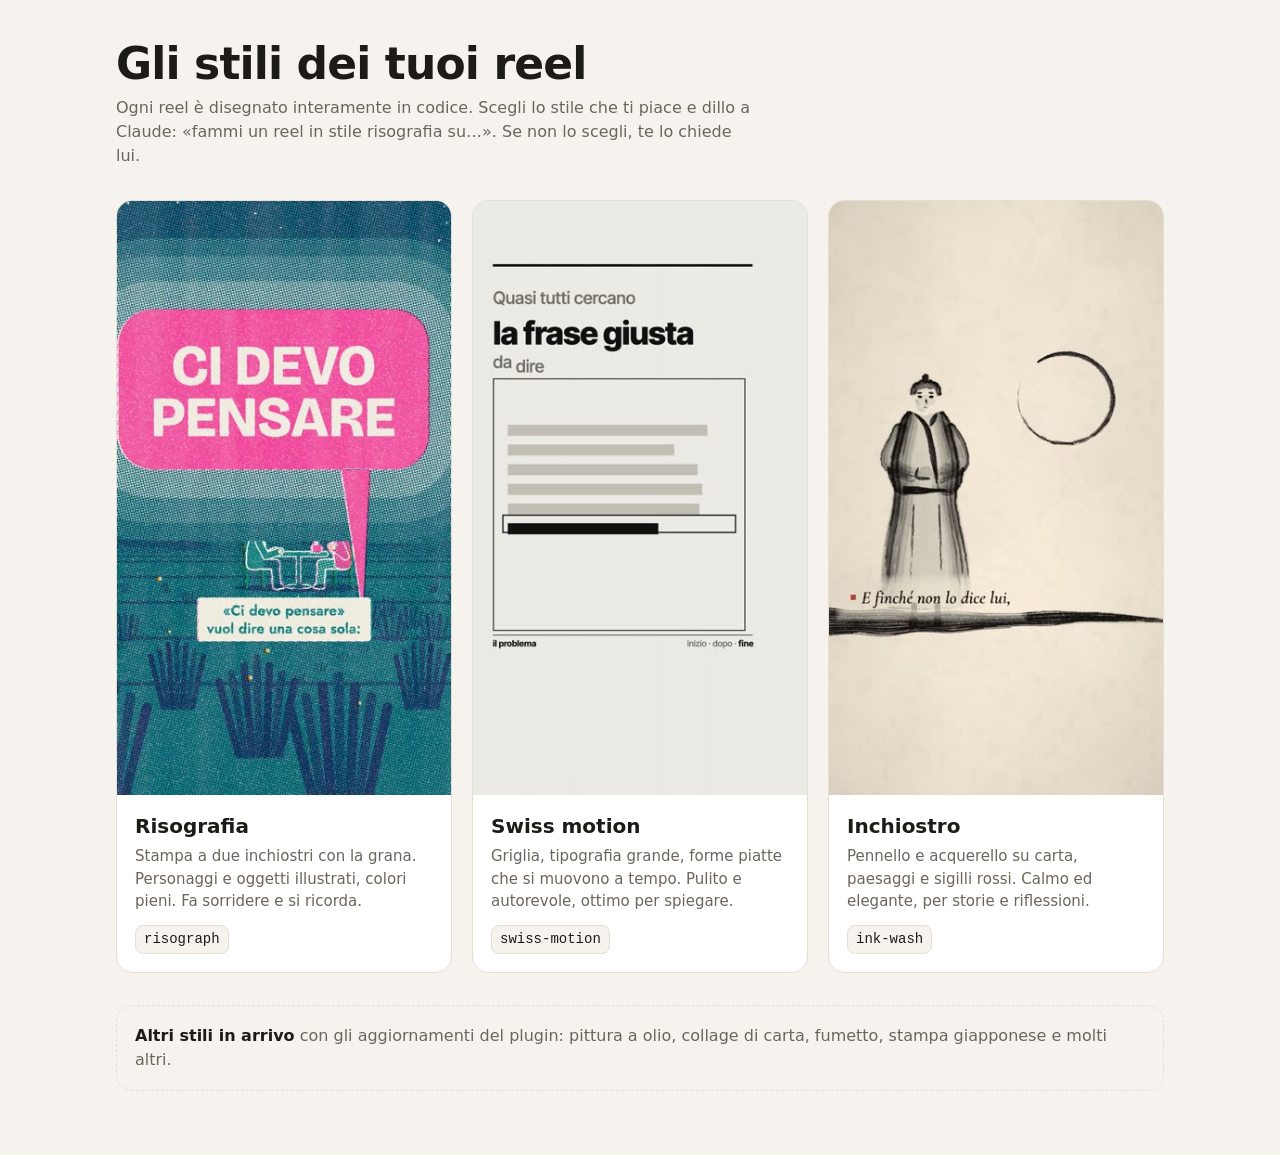
<file: plugin/skills/fammi-un-reel/catalogo/index.html>
<!doctype html>
<html lang="it">
<head>
<meta charset="utf-8">
<meta name="viewport" content="width=device-width, initial-scale=1">
<title>Stili dei reel</title>
<style>
  :root { --bg:#f6f3ee; --carta:#ffffff; --testo:#1d1b18; --piano:#6b655c; --linea:#e4ded4; --accento:#c8553d; }
  @media (prefers-color-scheme: dark) { :root { --bg:#151412; --carta:#1f1d1a; --testo:#f1ece4; --piano:#a59d91; --linea:#2f2c28; --accento:#e07a5f; } }
  * { box-sizing:border-box; }
  body { margin:0; background:var(--bg); color:var(--testo); font:16px/1.5 system-ui,-apple-system,"Segoe UI",sans-serif; }
  main { max-width:1080px; margin:0 auto; padding:40px 16px 64px; }
  h1 { font-size:clamp(28px,5vw,44px); line-height:1.1; margin:0 0 8px; letter-spacing:-.02em; }
  .sotto { color:var(--piano); margin:0 0 32px; max-width:640px; }
  .griglia { display:grid; grid-template-columns:repeat(auto-fill,minmax(260px,1fr)); gap:20px; }
  .stile { background:var(--carta); border:1px solid var(--linea); border-radius:16px; overflow:hidden; display:flex; flex-direction:column; }
  .stile video { width:100%; aspect-ratio:9/16; object-fit:cover; display:block; background:#000; }
  .info { padding:16px 18px 18px; }
  .info h2 { margin:0 0 4px; font-size:20px; }
  .info p { margin:0 0 12px; color:var(--piano); font-size:15px; }
  .info code { display:inline-block; background:var(--bg); border:1px solid var(--linea); border-radius:8px; padding:3px 8px; font-size:14px; }
  .presto { margin-top:32px; padding:18px; border:1px dashed var(--linea); border-radius:16px; color:var(--piano); }
  .presto b { color:var(--testo); }
</style>
</head>
<body>
<main>
  <h1>Gli stili dei tuoi reel</h1>
  <p class="sotto">Ogni reel è disegnato interamente in codice. Scegli lo stile che ti piace e dillo a Claude: «fammi un reel in stile risografia su…». Se non lo scegli, te lo chiede lui.</p>
  <div class="griglia">
    <article class="stile">
      <video src="risograph.mp4" poster="risograph.jpg" autoplay muted loop playsinline></video>
      <div class="info"><h2>Risografia</h2><p>Stampa a due inchiostri con la grana. Personaggi e oggetti illustrati, colori pieni. Fa sorridere e si ricorda.</p><code>risograph</code></div>
    </article>
    <article class="stile">
      <video src="swiss-motion.mp4" poster="swiss-motion.jpg" autoplay muted loop playsinline></video>
      <div class="info"><h2>Swiss motion</h2><p>Griglia, tipografia grande, forme piatte che si muovono a tempo. Pulito e autorevole, ottimo per spiegare.</p><code>swiss-motion</code></div>
    </article>
    <article class="stile">
      <video src="ink-wash.mp4" poster="ink-wash.jpg" autoplay muted loop playsinline></video>
      <div class="info"><h2>Inchiostro</h2><p>Pennello e acquerello su carta, paesaggi e sigilli rossi. Calmo ed elegante, per storie e riflessioni.</p><code>ink-wash</code></div>
    </article>
  </div>
  <div class="presto"><b>Altri stili in arrivo</b> con gli aggiornamenti del plugin: pittura a olio, collage di carta, fumetto, stampa giapponese e molti altri.</div>
</main>
</body>
</html>
</file>
